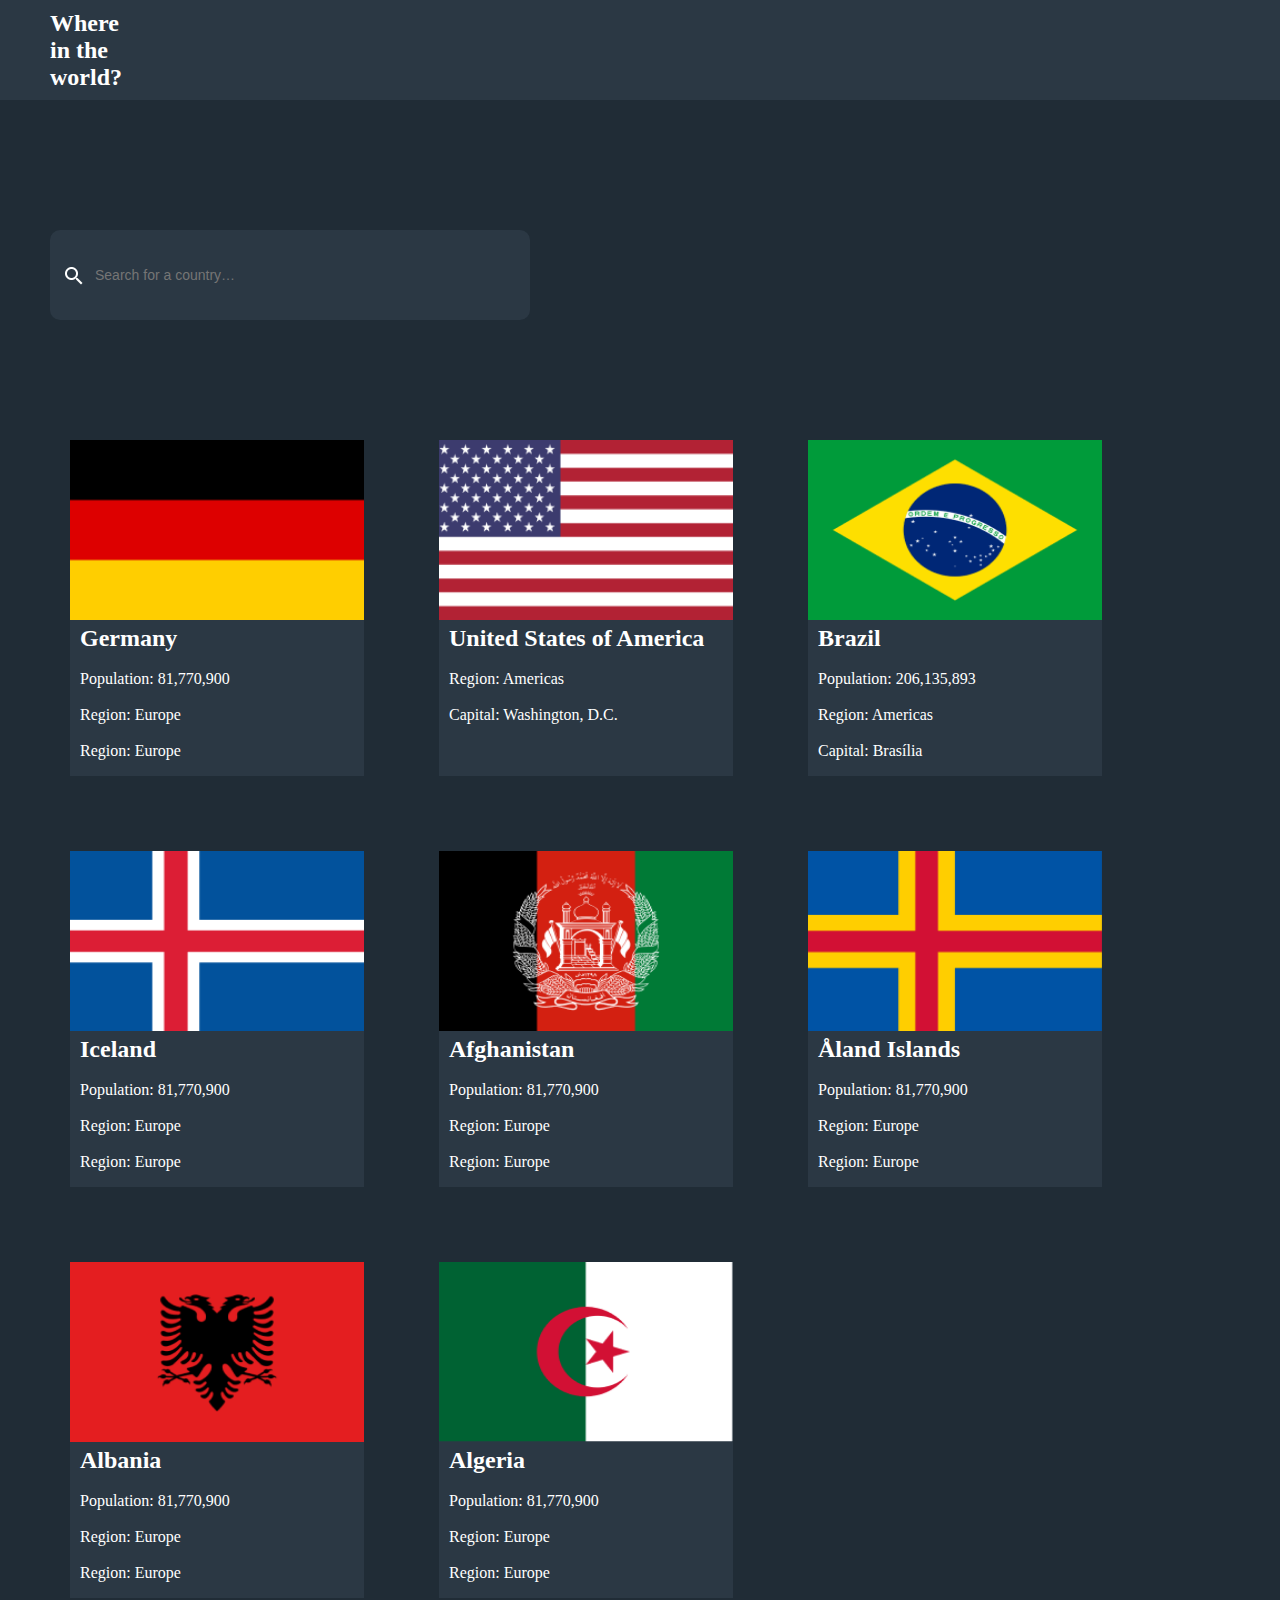
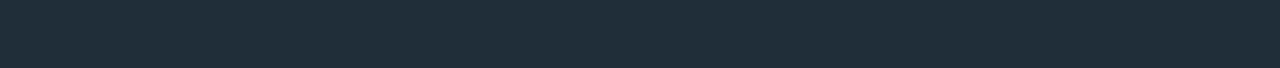
<file: index.html>
<!DOCTYPE html>
<html lang="en">
<head>
    <meta charset="UTF-8">
    <meta name="viewport" content="width=device-width, initial-scale=1.0">
    <title>Document</title>
    <link rel="stylesheet" href="./style.css">
</head>
<body>

    <div class="container">
        <nav>
            <div class="nav-1">
                <h2>Where in the world?</h2>
            </div>
            <div class="nav-2">
                <img class="img-1" src="./img/Path (3).png" alt="">
                <p>Dark Mode</p>
            </div>
        </nav>

    </div>

    <main>
        <div class="div">
            <img class="lupa-img" src="./img/search.png" alt="">
        <input type="text" placeholder="Search for a country…">
        </div>
    </main>

    <div class="row">
        <div class="flex-row">
      
          <a href="./germany.html">
            <div class="box">
              <div class="img-box">
                <img class="bayro" src="./img/1280px-Flag_of_Germany.svg.png" alt="">
              </div>
    
              <div class="flex-1">
                  <h2>Germany</h2>
                  <br>
              <p>Population: 81,770,900</p>
              <br>
              <p>Region: Europe</p>
              <br>
              <p>Region: Europe</p>  
              <br>
              </div>
    
            </div>
          </a>

    <a href="./unided_2.html">
      <div class="box">
        <div class="img-box">
          <img class="bayro" src="./img/1280px-Flag_of_Germany.svg (1).png" alt="">
        </div>

        <div class="flex-1">
            <h2>United States of America</h2>
            <br>
        <p>Region: Americas</p>
        <br>
        <p>Capital: Washington, D.C.</p>
        </div>

      </div>
    </a>

              <a href="./brazil.html">
                <div class="box">
                  <div class="img-box">
                    <img class="bayro" src="./img/1280px-Flag_of_Germany.svg (2).png" alt="">
                  </div>
        
                  <div class="flex-1">
                      <h2>Brazil</h2>
                      <br>
                  <p>Population: 206,135,893</p>
                  <br>
                  <p>Region: Americas</p>
                  <br>
                  <p>Capital: Brasília</p>  
                  <br>
                  </div>
        
                </div>
              </a>

              <a href="./Iceland.html">
                <div class="box">
                  <div class="img-box">
                    <img class="bayro" src="./img/1280px-Flag_of_Germany.svg (3).png" alt="">
                  </div>
        
                  <div class="flex-1">
                      <h2>Iceland</h2>
                      <br>
                  <p>Population: 81,770,900</p>
                  <br>
                  <p>Region: Europe</p>
                  <br>
                  <p>Region: Europe</p>  
                  <br>
                  </div>
        
                </div>
              </a>

       <a href="./Afghanistan.html">
        <div class="box">
          <div class="img-box">
            <img class="bayro" src="./img/1280px-Flag_of_Germany.svg (4).png" alt="">
          </div>

          <div class="flex-1">
              <h2>Afghanistan</h2>
              <br>
          <p>Population: 81,770,900</p>
          <br>
          <p>Region: Europe</p>
          <br>
          <p>Region: Europe</p>  
          <br>
          </div>

        </div>
       </a>

         <a href="./Aland.Islands.html">
          <div class="box">
            <div class="img-box">
              <img class="bayro" src="./img/1280px-Flag_of_Germany.svg (9).png" alt="">
            </div>
  
            <div class="flex-1">
                <h2>Åland Islands</h2>
                <br>
            <p>Population: 81,770,900</p>
            <br>
            <p>Region: Europe</p>
            <br>
            <p>Region: Europe</p>  
            <br>
            </div>
  
          </div>
         </a>

           <a href="./Albania.html">
            <div class="box">
              <div class="img-box">
                <img class="bayro" src="./img/1280px-Flag_of_Germany.svg (6).png" alt="">
              </div>
    
              <div class="flex-1">
                  <h2>Albania</h2>
                  <br>
              <p>Population: 81,770,900</p>
              <br>
              <p>Region: Europe</p>
              <br>
              <p>Region: Europe</p>  
              <br>
              </div>
    
            </div>
           </a>

              <a href="./Algeria.html">
                <div class="box">
                  <div class="img-box">
                    <img class="bayro" src="./img/1280px-Flag_of_Germany.svg (8).png" alt="">
                  </div>
        
                  <div class="flex-1">
                      <h2>Algeria</h2>
                      <br>
                  <p>Population: 81,770,900</p>
                  <br>
                  <p>Region: Europe</p>
                  <br>
                  <p>Region: Europe</p>  
                  <br>
                  </div>
        
                </div>
  
              </a>
              
        </div>


    </div>


</body>
</html>
</file>
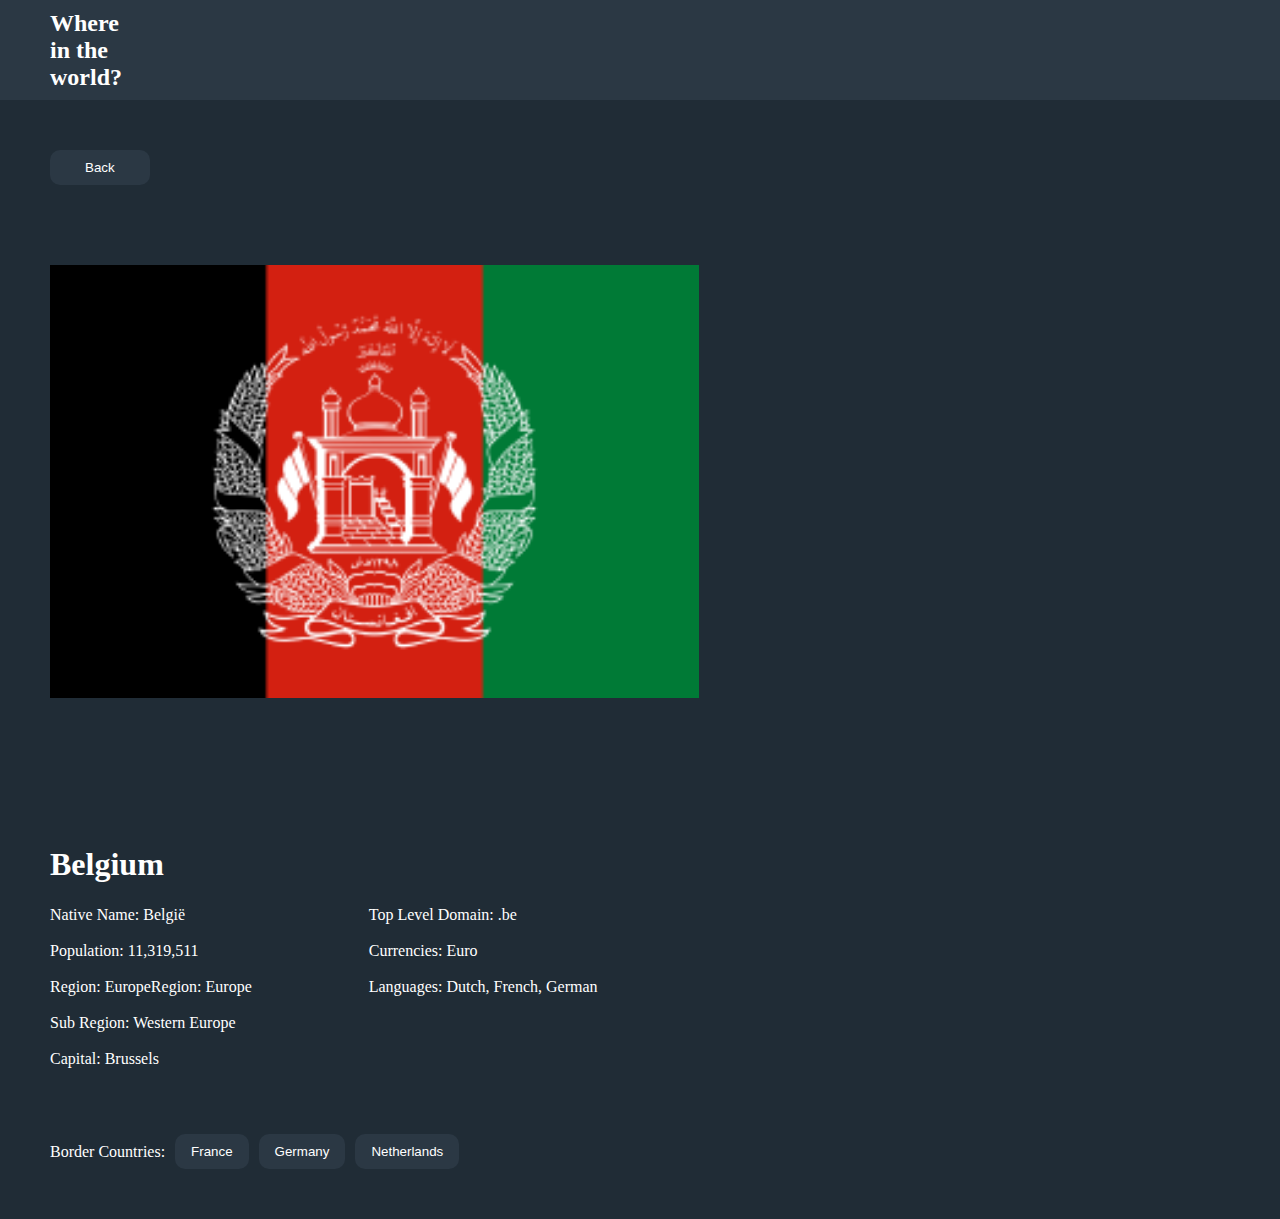
<file: Afghanistan.html>
<!DOCTYPE html>
<html lang="en">
<head>
    <meta charset="UTF-8">
    <meta name="viewport" content="width=device-width, initial-scale=1.0">
    <title>Document</title>
    <link rel="stylesheet" href="./style_2.css">
</head>
<body>
    <div class="container">
        <nav>
            <div class="nav-1">
                <h2>Where in the world?</h2>
            </div>
            <div class="nav-2">
                <img class="img-1" src="./img/Path (3).png" alt="">
                <p>Dark Mode</p>
            </div>
        </nav>

        <main>
            <a href="./index.html">
                <button>Back</button>
            </a>

            <div class="main-flex">
                <div class="main-1">
                    <img class="img-6" src="./img/1280px-Flag_of_Germany.svg (4).png" alt="">
                </div>
                <div class="main-2">
                    <h1>
                        Belgium
                    </h1>

                    <div class="text-f-m">
                        <div class="text-f-1">
                            <p>Native Name: België</p>
                            <br>
                            <p>Population: 11,319,511</p>
                            <br>
                            <p>Region: EuropeRegion: Europe</p>
                            <br>
                            <p>Sub Region: Western Europe</p>
                            <br>
                            <p>Capital: Brussels</p>

                           </div>

                           <div class="text-f-1">
                            <p>Top Level Domain: .be</p>
                            <br>
                            <p>Currencies: Euro</p>
                            <br>
                            <p>Languages: Dutch, French, German</p>
                           </div>
                    </div>

                    <div class="flex-btn">
                        <p>Border Countries: </p>
                        <button class="button-1">France</button>
                        <button class="button-1">Germany</button>
                        <button class="button-1">Netherlands</button>
                    </div>
                </div>
            </div>
        </main>
    </div>


</body>
</html>
</file>
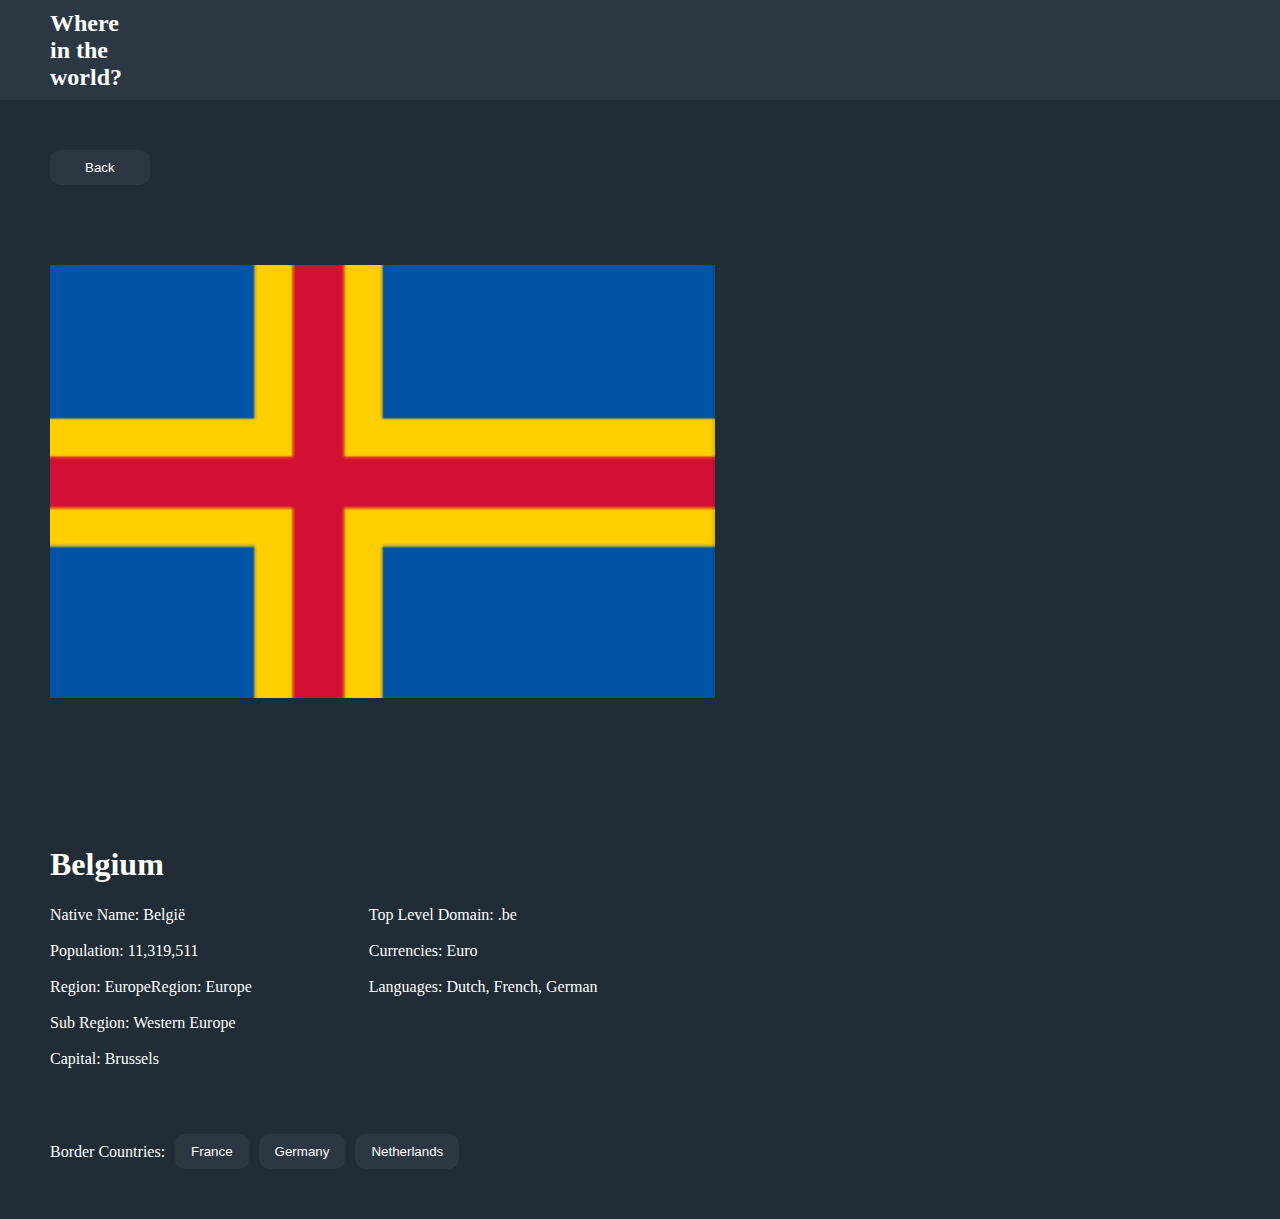
<file: Aland.Islands.html>
<!DOCTYPE html>
<html lang="en">
<head>
    <meta charset="UTF-8">
    <meta name="viewport" content="width=device-width, initial-scale=1.0">
    <title>Document</title>
    <link rel="stylesheet" href="./style_2.css">
</head>
<body>
    <div class="container">
        <nav>
            <div class="nav-1">
                <h2>Where in the world?</h2>
            </div>
            <div class="nav-2">
                <img class="img-1" src="./img/Path (3).png" alt="">
                <p>Dark Mode</p>
            </div>
        </nav>

        <main>
            <a href="./index.html">
                <button>Back</button>
            </a>

            <div class="main-flex">
                <div class="main-1">
                    <img class="img-6" src="./img/1280px-Flag_of_Germany.svg (9).png" alt="">
                </div>
                <div class="main-2">
                    <h1>
                        Belgium
                    </h1>

                    <div class="text-f-m">
                        <div class="text-f-1">
                            <p>Native Name: België</p>
                            <br>
                            <p>Population: 11,319,511</p>
                            <br>
                            <p>Region: EuropeRegion: Europe</p>
                            <br>
                            <p>Sub Region: Western Europe</p>
                            <br>
                            <p>Capital: Brussels</p>

                           </div>

                           <div class="text-f-1">
                            <p>Top Level Domain: .be</p>
                            <br>
                            <p>Currencies: Euro</p>
                            <br>
                            <p>Languages: Dutch, French, German</p>
                           </div>
                    </div>

                    <div class="flex-btn">
                        <p>Border Countries: </p>
                        <button class="button-1">France</button>
                        <button class="button-1">Germany</button>
                        <button class="button-1">Netherlands</button>
                    </div>
                </div>
            </div>
        </main>
    </div>


</body>
</html>
</file>
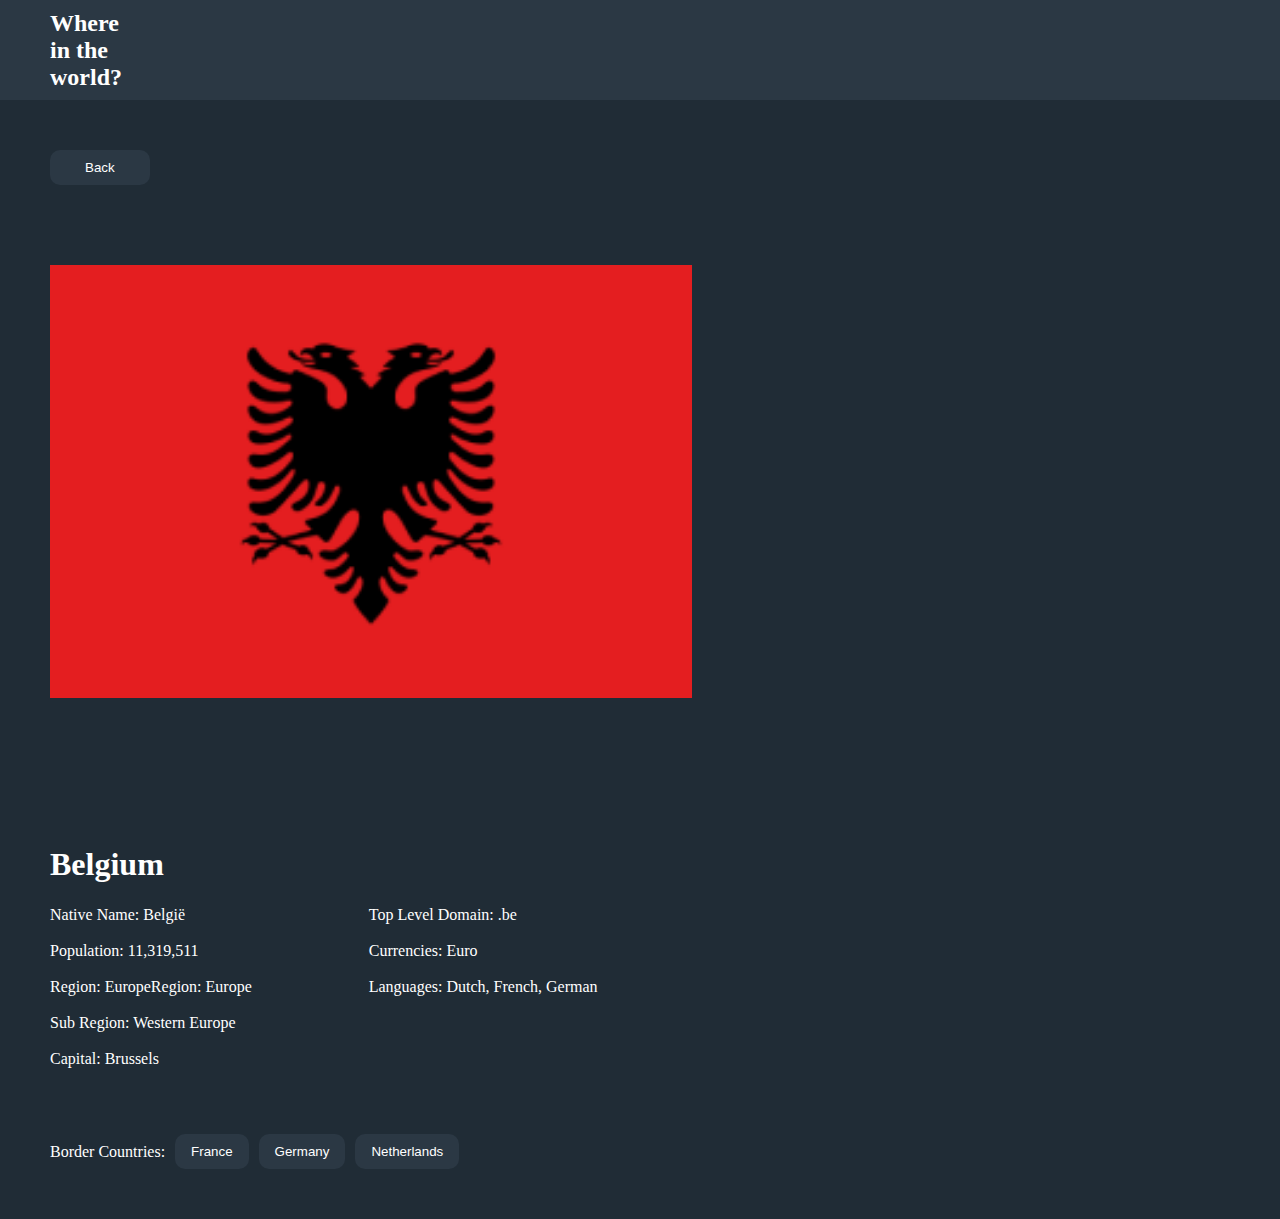
<file: Albania.html>
<!DOCTYPE html>
<html lang="en">
<head>
    <meta charset="UTF-8">
    <meta name="viewport" content="width=device-width, initial-scale=1.0">
    <title>Document</title>
    <link rel="stylesheet" href="./style_2.css">
</head>
<body>
    <div class="container">
        <nav>
            <div class="nav-1">
                <h2>Where in the world?</h2>
            </div>
            <div class="nav-2">
                <img class="img-1" src="./img/Path (3).png" alt="">
                <p>Dark Mode</p>
            </div>
        </nav>

        <main>
            <a href="./index.html">
                <button>Back</button>
            </a>

            <div class="main-flex">
                <div class="main-1">
                    <img class="img-6" src="./img/1280px-Flag_of_Germany.svg (6).png" alt="">
                </div>
                <div class="main-2">
                    <h1>
                        Belgium
                    </h1>

                    <div class="text-f-m">
                        <div class="text-f-1">
                            <p>Native Name: België</p>
                            <br>
                            <p>Population: 11,319,511</p>
                            <br>
                            <p>Region: EuropeRegion: Europe</p>
                            <br>
                            <p>Sub Region: Western Europe</p>
                            <br>
                            <p>Capital: Brussels</p>

                           </div>

                           <div class="text-f-1">
                            <p>Top Level Domain: .be</p>
                            <br>
                            <p>Currencies: Euro</p>
                            <br>
                            <p>Languages: Dutch, French, German</p>
                           </div>
                    </div>

                    <div class="flex-btn">
                        <p>Border Countries: </p>
                        <button class="button-1">France</button>
                        <button class="button-1">Germany</button>
                        <button class="button-1">Netherlands</button>
                    </div>
                </div>
            </div>
        </main>
    </div>


</body>
</html>
</file>
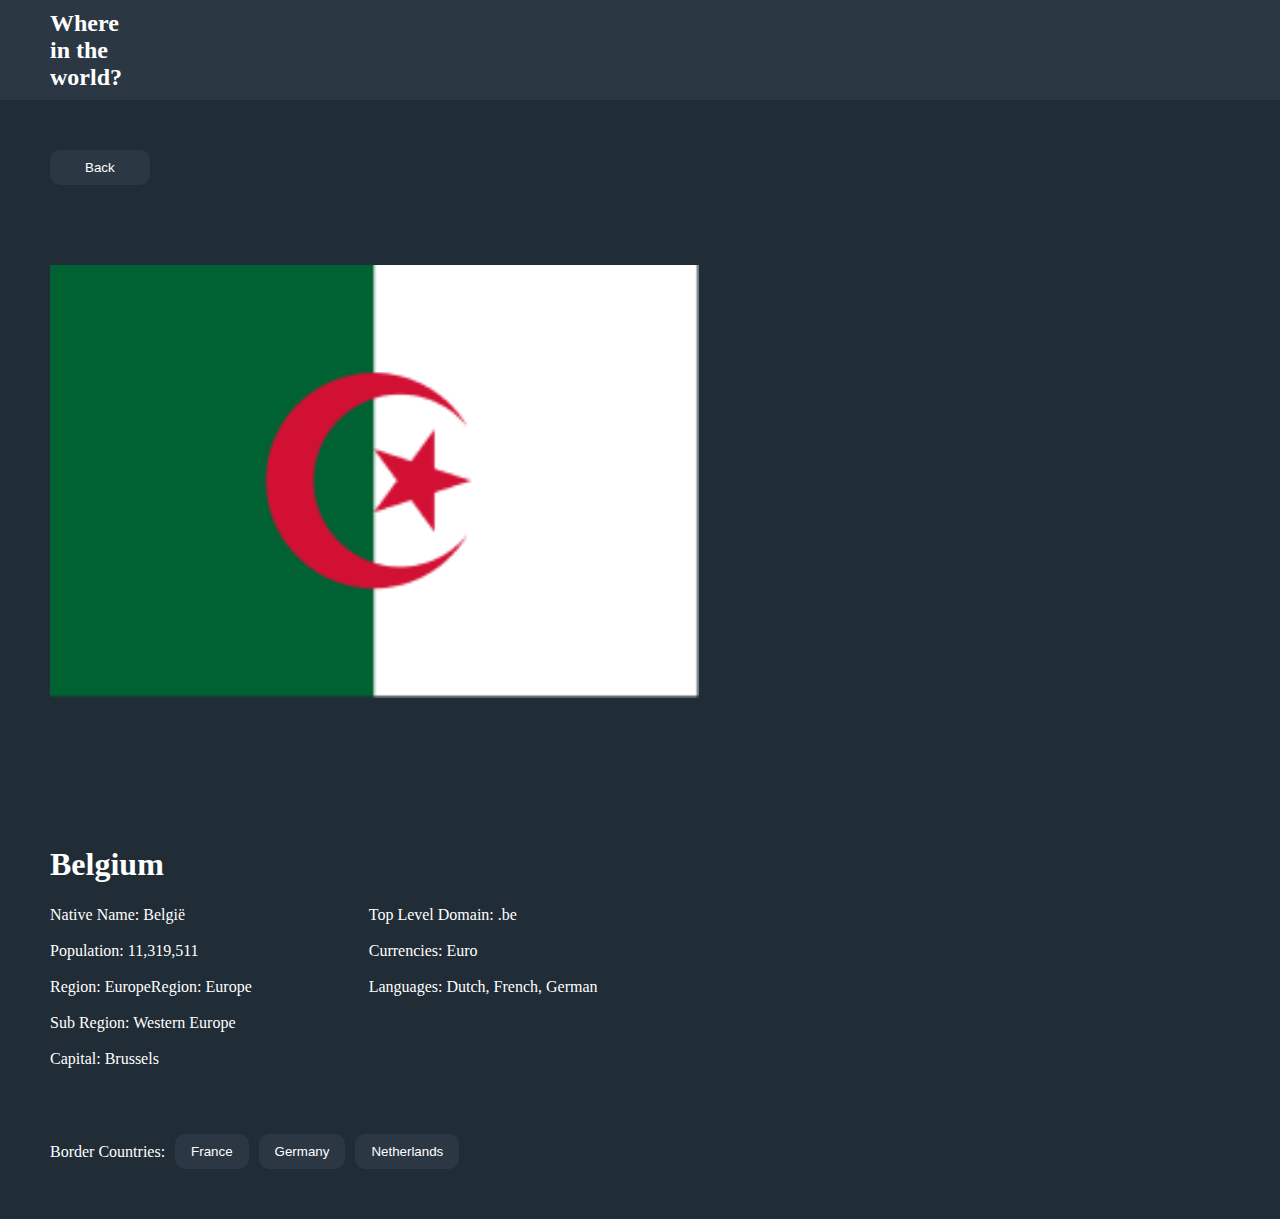
<file: Algeria.html>
<!DOCTYPE html>
<html lang="en">
<head>
    <meta charset="UTF-8">
    <meta name="viewport" content="width=device-width, initial-scale=1.0">
    <title>Document</title>
    <link rel="stylesheet" href="./style_2.css">
</head>
<body>
    <div class="container">
        <nav>
            <div class="nav-1">
                <h2>Where in the world?</h2>
            </div>
            <div class="nav-2">
                <img class="img-1" src="./img/Path (3).png" alt="">
                <p>Dark Mode</p>
            </div>
        </nav>

        <main>
            <a href="./index.html">
                <button>Back</button>
            </a>

            <div class="main-flex">
                <div class="main-1">
                    <img class="img-6" src="./img/1280px-Flag_of_Germany.svg (8).png" alt="">
                </div>
                <div class="main-2">
                    <h1>
                        Belgium
                    </h1>

                    <div class="text-f-m">
                        <div class="text-f-1">
                            <p>Native Name: België</p>
                            <br>
                            <p>Population: 11,319,511</p>
                            <br>
                            <p>Region: EuropeRegion: Europe</p>
                            <br>
                            <p>Sub Region: Western Europe</p>
                            <br>
                            <p>Capital: Brussels</p>

                           </div>

                           <div class="text-f-1">
                            <p>Top Level Domain: .be</p>
                            <br>
                            <p>Currencies: Euro</p>
                            <br>
                            <p>Languages: Dutch, French, German</p>
                           </div>
                    </div>

                    <div class="flex-btn">
                        <p>Border Countries: </p>
                        <button class="button-1">France</button>
                        <button class="button-1">Germany</button>
                        <button class="button-1">Netherlands</button>
                    </div>
                </div>
            </div>
        </main>
    </div>


</body>
</html>
</file>
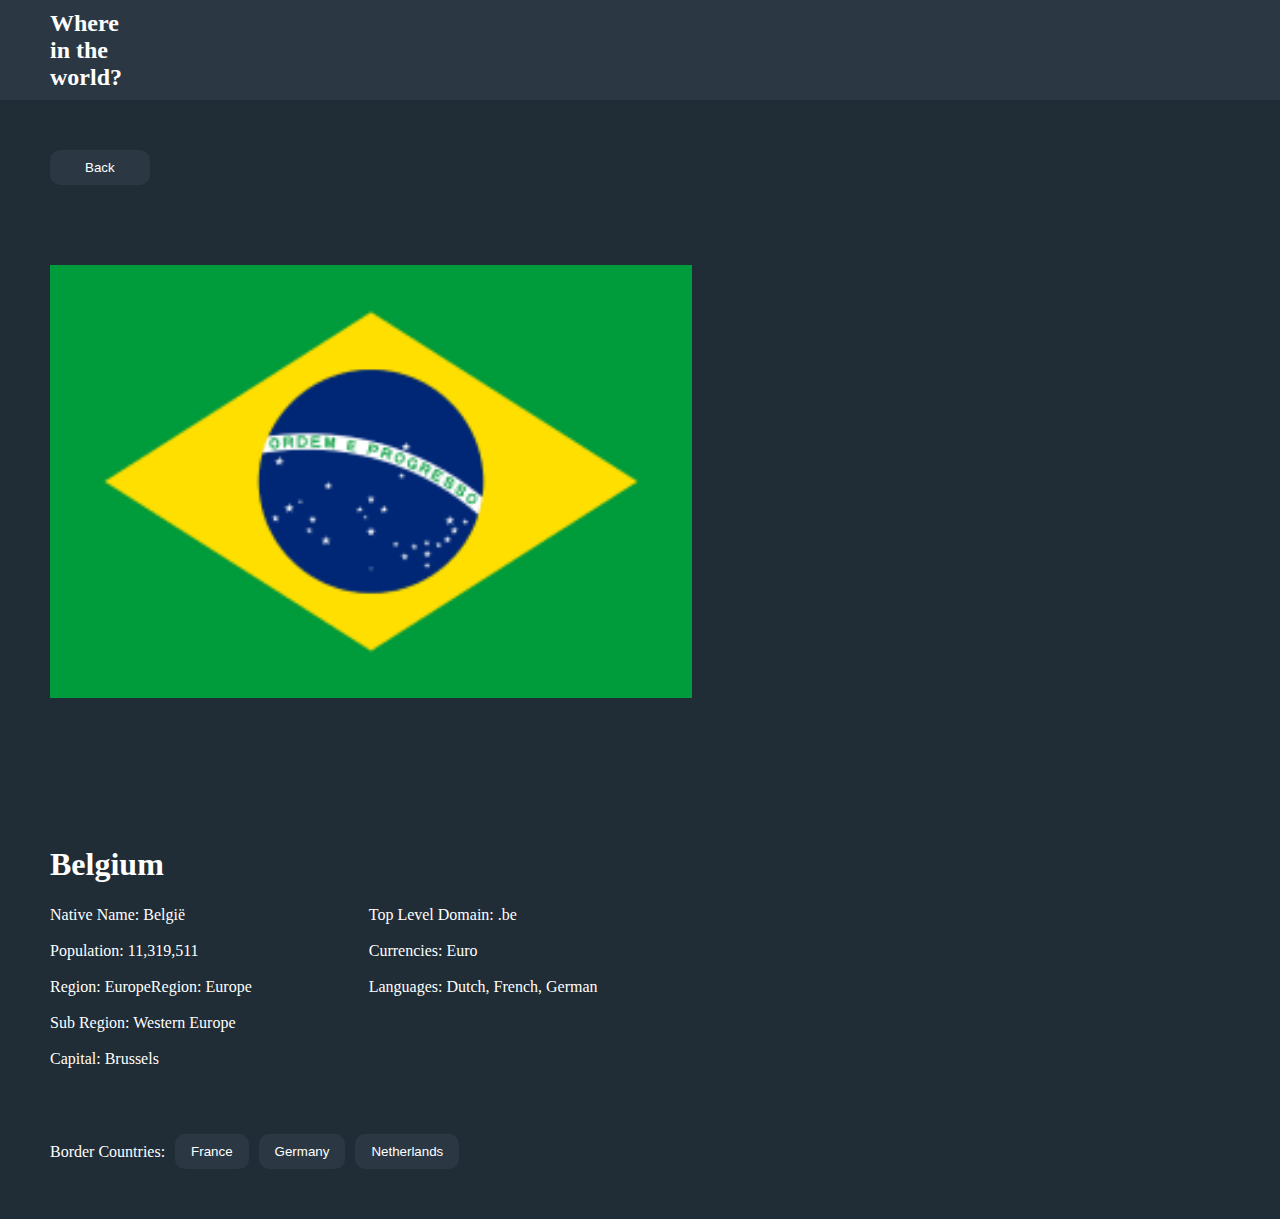
<file: brazil.html>
<!DOCTYPE html>
<html lang="en">
<head>
    <meta charset="UTF-8">
    <meta name="viewport" content="width=device-width, initial-scale=1.0">
    <title>Document</title>
    <link rel="stylesheet" href="./style_2.css">
</head>
<body>
    <div class="container">
        <nav>
            <div class="nav-1">
                <h2>Where in the world?</h2>
            </div>
            <div class="nav-2">
                <img class="img-1" src="./img/Path (3).png" alt="">
                <p>Dark Mode</p>
            </div>
        </nav>

        <main>
            <a href="./index.html">
                <button>Back</button>
            </a>

            <div class="main-flex">
                <div class="main-1">
                    <img class="img-6" src="./img/1280px-Flag_of_Germany.svg (2).png" alt="">
                </div>
                <div class="main-2">
                    <h1>
                        Belgium
                    </h1>

                    <div class="text-f-m">
                        <div class="text-f-1">
                            <p>Native Name: België</p>
                            <br>
                            <p>Population: 11,319,511</p>
                            <br>
                            <p>Region: EuropeRegion: Europe</p>
                            <br>
                            <p>Sub Region: Western Europe</p>
                            <br>
                            <p>Capital: Brussels</p>

                           </div>

                           <div class="text-f-1">
                            <p>Top Level Domain: .be</p>
                            <br>
                            <p>Currencies: Euro</p>
                            <br>
                            <p>Languages: Dutch, French, German</p>
                           </div>
                    </div>

                    <div class="flex-btn">
                        <p>Border Countries: </p>
                        <button class="button-1">France</button>
                        <button class="button-1">Germany</button>
                        <button class="button-1">Netherlands</button>
                    </div>
                </div>
            </div>
        </main>
    </div>


</body>
</html>
</file>
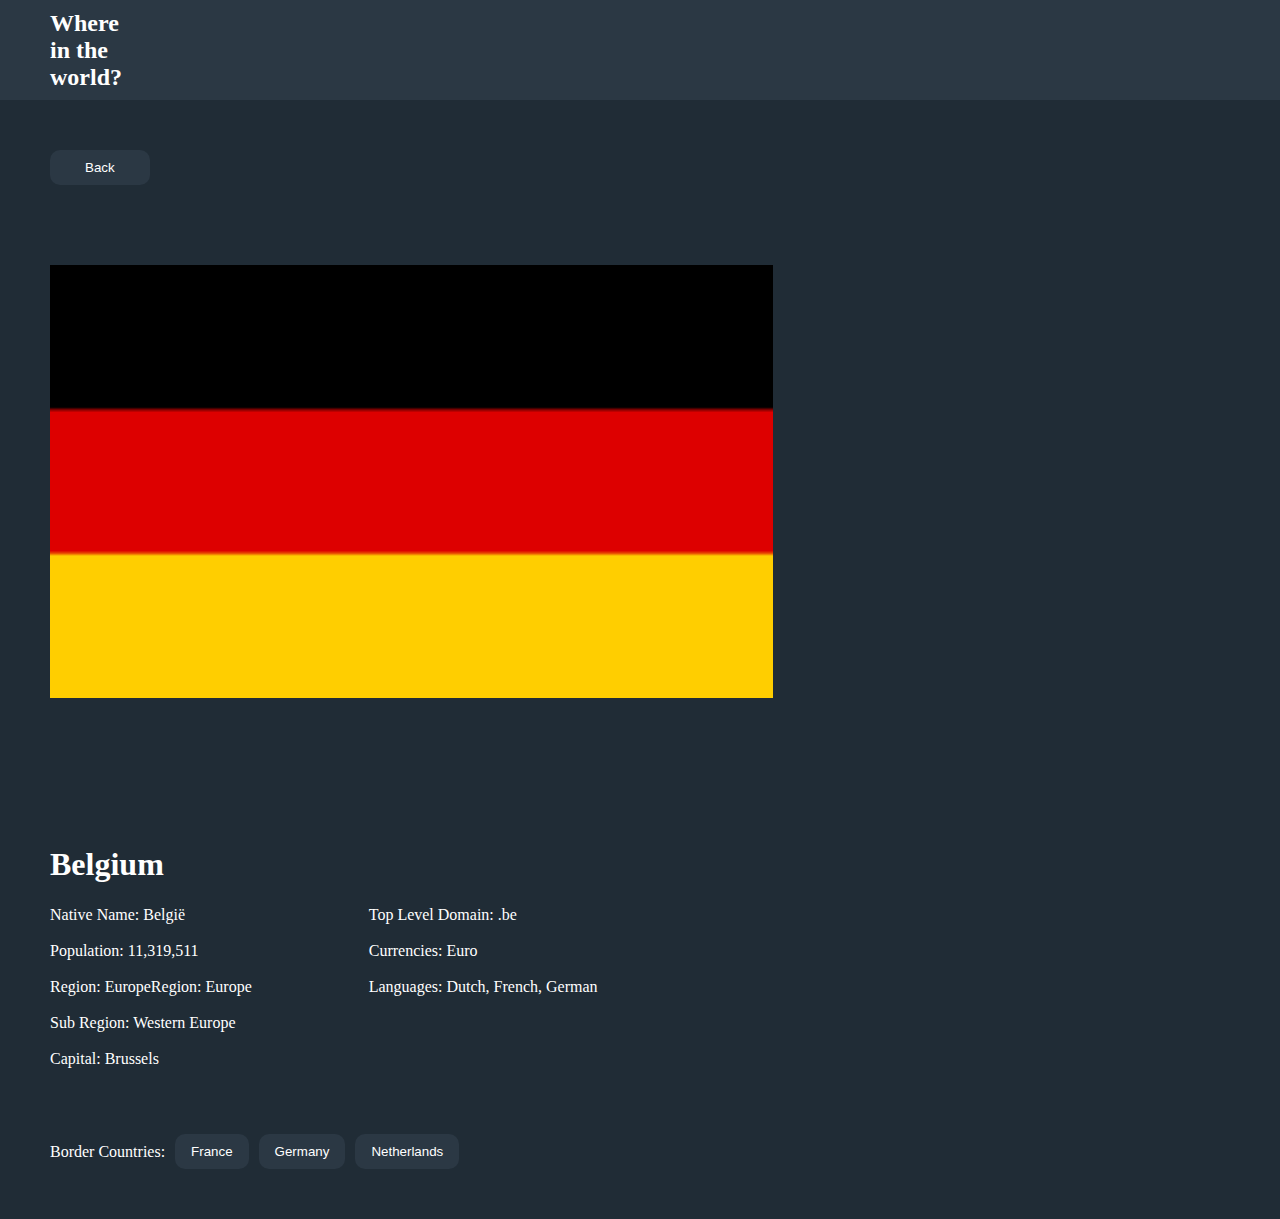
<file: germany.html>
<!DOCTYPE html>
<html lang="en">
<head>
    <meta charset="UTF-8">
    <meta name="viewport" content="width=device-width, initial-scale=1.0">
    <title>Document</title>
    <link rel="stylesheet" href="./style_2.css">
</head>
<body>
    <div class="container">
        <nav>
            <div class="nav-1">
                <h2>Where in the world?</h2>
            </div>
            <div class="nav-2">
                <img class="img-1" src="./img/Path (3).png" alt="">
                <p>Dark Mode</p>
            </div>
        </nav>

        <main>
            <a href="./index.html">
                <button>Back</button>
            </a>

            <div class="main-flex">
                <div class="main-1">
                    <img class="img-6" src="./img/1280px-Flag_of_Germany.svg.png" alt="">
                </div>
                <div class="main-2">
                    <h1>
                        Belgium
                    </h1>

                    <div class="text-f-m">
                        <div class="text-f-1">
                            <p>Native Name: België</p>
                            <br>
                            <p>Population: 11,319,511</p>
                            <br>
                            <p>Region: EuropeRegion: Europe</p>
                            <br>
                            <p>Sub Region: Western Europe</p>
                            <br>
                            <p>Capital: Brussels</p>

                           </div>

                           <div class="text-f-1">
                            <p>Top Level Domain: .be</p>
                            <br>
                            <p>Currencies: Euro</p>
                            <br>
                            <p>Languages: Dutch, French, German</p>
                           </div>
                    </div>

                    <div class="flex-btn">
                        <p>Border Countries: </p>
                        <button class="button-1">France</button>
                        <button class="button-1">Germany</button>
                        <button class="button-1">Netherlands</button>
                    </div>
                </div>
            </div>
        </main>
    </div>


</body>
</html>
</file>
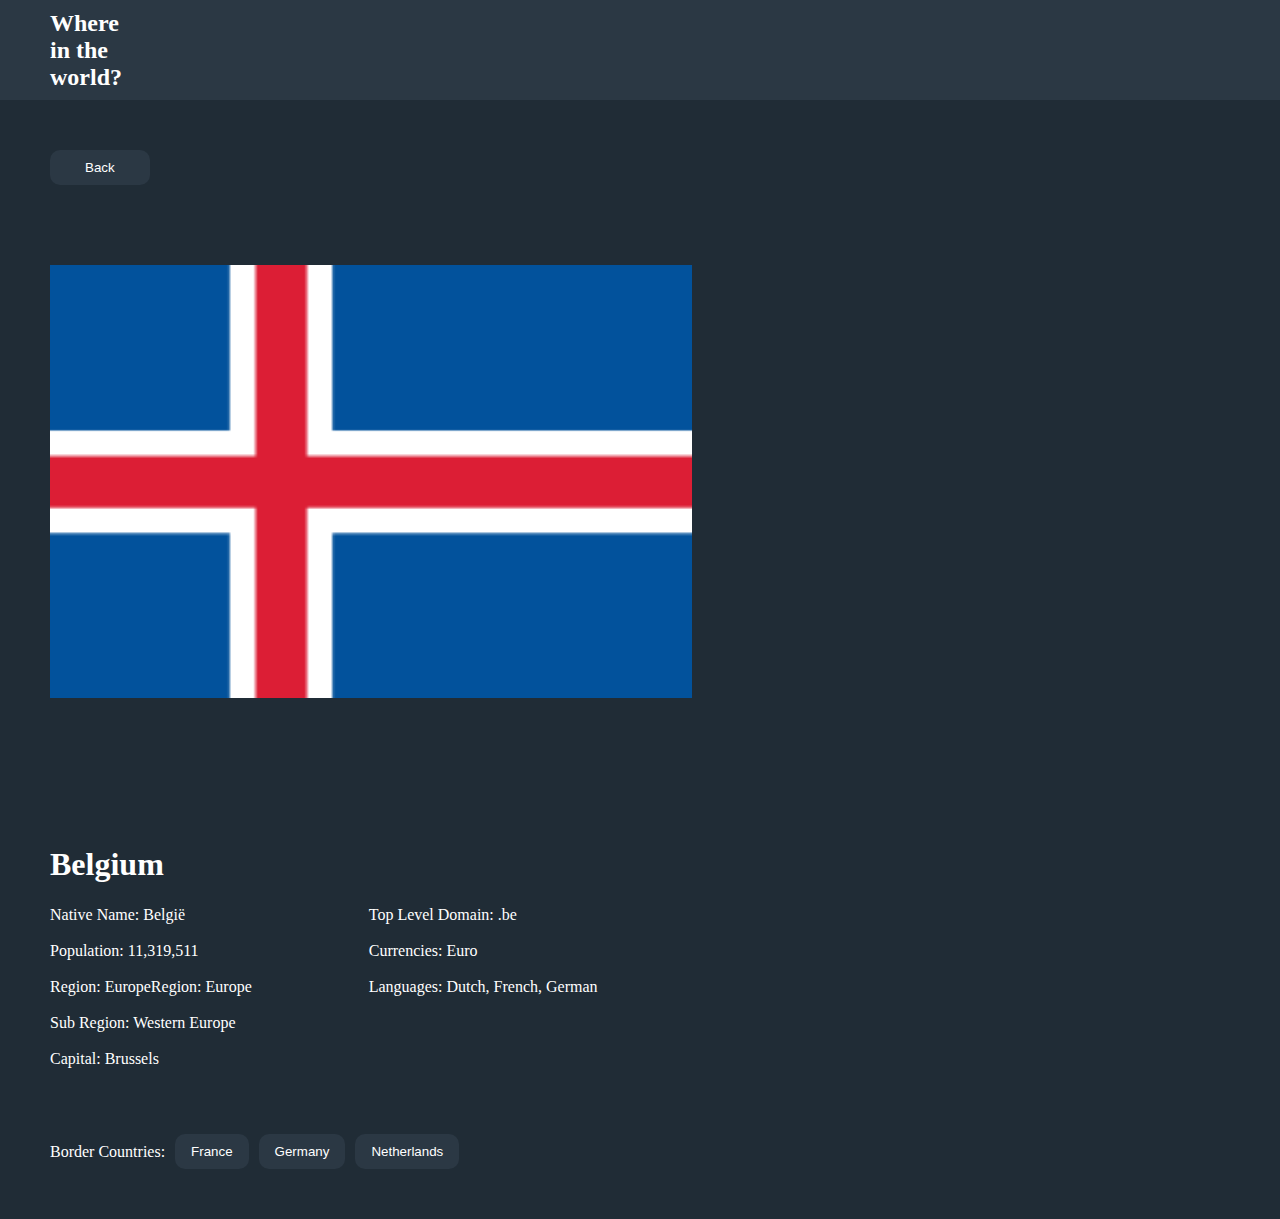
<file: Iceland.html>
<!DOCTYPE html>
<html lang="en">
<head>
    <meta charset="UTF-8">
    <meta name="viewport" content="width=device-width, initial-scale=1.0">
    <title>Document</title>
    <link rel="stylesheet" href="./style_2.css">
</head>
<body>
    <div class="container">
        <nav>
            <div class="nav-1">
                <h2>Where in the world?</h2>
            </div>
            <div class="nav-2">
                <img class="img-1" src="./img/Path (3).png" alt="">
                <p>Dark Mode</p>
            </div>
        </nav>

        <main>
            <a href="./index.html">
                <button>Back</button>
            </a>

            <div class="main-flex">
                <div class="main-1">
                    <img class="img-6" src="./img/1280px-Flag_of_Germany.svg (3).png" alt="">
                </div>
                <div class="main-2">
                    <h1>
                        Belgium
                    </h1>

                    <div class="text-f-m">
                        <div class="text-f-1">
                            <p>Native Name: België</p>
                            <br>
                            <p>Population: 11,319,511</p>
                            <br>
                            <p>Region: EuropeRegion: Europe</p>
                            <br>
                            <p>Sub Region: Western Europe</p>
                            <br>
                            <p>Capital: Brussels</p>

                           </div>

                           <div class="text-f-1">
                            <p>Top Level Domain: .be</p>
                            <br>
                            <p>Currencies: Euro</p>
                            <br>
                            <p>Languages: Dutch, French, German</p>
                           </div>
                    </div>

                    <div class="flex-btn">
                        <p>Border Countries: </p>
                        <button class="button-1">France</button>
                        <button class="button-1">Germany</button>
                        <button class="button-1">Netherlands</button>
                    </div>
                </div>
            </div>
        </main>
    </div>


</body>
</html>
</file>
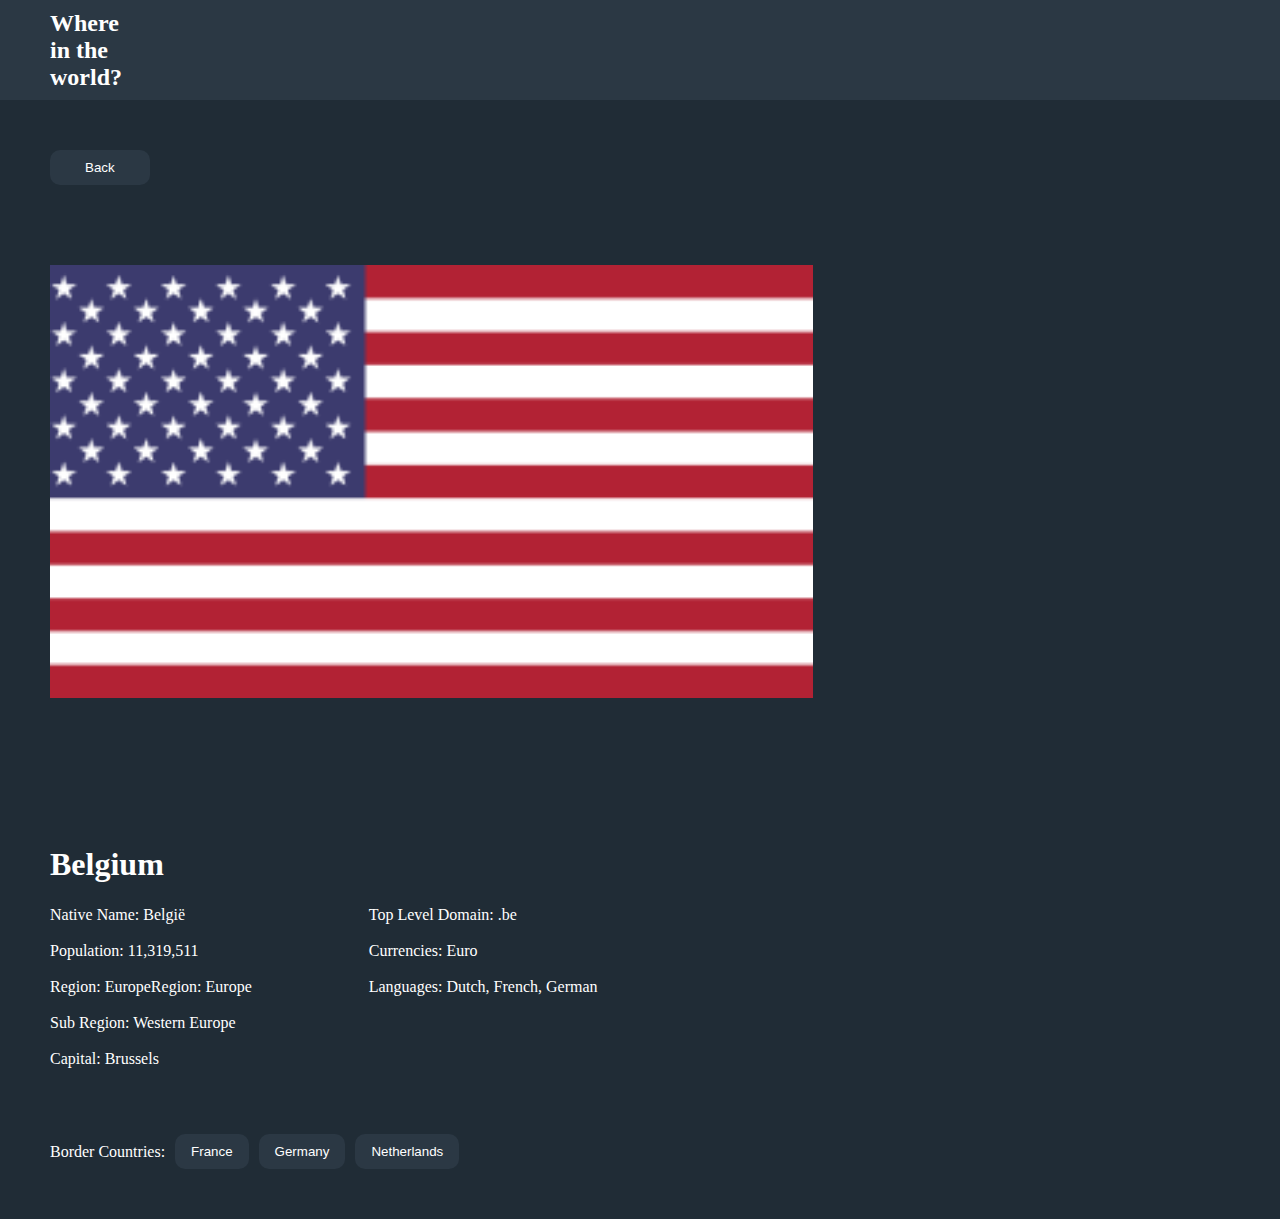
<file: unided_2.html>
<!DOCTYPE html>
<html lang="en">
<head>
    <meta charset="UTF-8">
    <meta name="viewport" content="width=device-width, initial-scale=1.0">
    <title>Document</title>
    <link rel="stylesheet" href="./style_2.css">
</head>
<body>
    <div class="container">
        <nav>
            <div class="nav-1">
                <h2>Where in the world?</h2>
            </div>
            <div class="nav-2">
                <img class="img-1" src="./img/Path (3).png" alt="">
                <p>Dark Mode</p>
            </div>
        </nav>

        <main>
            <a href="./index.html">
                <button>Back</button>
            </a>

            <div class="main-flex">
                <div class="main-1">
                    <img class="img-6" src="./img/1280px-Flag_of_Germany.svg (1).png" alt="">
                </div>
                <div class="main-2">
                    <h1>
                        Belgium
                    </h1>

                    <div class="text-f-m">
                        <div class="text-f-1">
                            <p>Native Name: België</p>
                            <br>
                            <p>Population: 11,319,511</p>
                            <br>
                            <p>Region: EuropeRegion: Europe</p>
                            <br>
                            <p>Sub Region: Western Europe</p>
                            <br>
                            <p>Capital: Brussels</p>

                           </div>

                           <div class="text-f-1">
                            <p>Top Level Domain: .be</p>
                            <br>
                            <p>Currencies: Euro</p>
                            <br>
                            <p>Languages: Dutch, French, German</p>
                           </div>
                    </div>

                    <div class="flex-btn">
                        <p>Border Countries: </p>
                        <button class="button-1">France</button>
                        <button class="button-1">Germany</button>
                        <button class="button-1">Netherlands</button>
                    </div>
                </div>
            </div>
        </main>
    </div>


</body>
</html>
</file>
<file: style.css>
@import url('https://fonts.googleapis.com/css2?family=Nunito+Sans:ital,opsz,wght@0,6..12,200..1000;1,6..12,200..1000&display=swap');

    *{
        margin: 0;
        padding: 0;
        box-sizing: border-box;
    }

    body{
        color: white;
        background-color: #202C36;
    }

    nav{  
        width: 100%;
        height: 80px;
        display: flex;
        background-color: #2B3844;
        align-items: center;
        padding: 50px;

    }

    .nav-2{
        display: flex;
        margin-left: 1500px;

    }

    .img-1{
        width: 15px;
        height: 13.75px;
        top: 3.75px;
        left: 2.5px;
        gap: 0px;
        opacity: 0px;
    }

input{
    width: 480px;
    height: 56px;
    background:#2B3844;
    border: none;
    border-radius: 10px;
    padding: 45px;
    color: white;
    font-size: 14px;

}

main{
    padding: 50px;
}

.div{
    margin-top: 80px;
}


.lupa-img{
    position: absolute;
    top: 267px;
    left: 65px;
}

.img-box{
    width: 264px;
    height: 160px;


}

.flex-1{
    padding: 10px;
    padding-top: 25px;
}

.bayro{
    width:294px;
    height: 180px;
} 

.box{
    width: 294px;
    height: 336px;
    gap: 0px;
    opacity: 0px;
    background-color: #2B3844;
}

.flex-row{
    display: flex;
    flex-wrap: wrap;
    gap: 75px;
}


a{
    color: white;
    text-decoration: none;
}

.row{
    padding: 70px;
}


@media (max-width:376px) {
   input{
    width: 300px;
   }
   h2{
    width: 300px;
   }

   .flex-row{
    height: 100%;
   }

   .img-box{
    width: 100%;
   }

   .bayro{
    width: 290px;
   }

   .nav-2{
    margin: 0;
    margin-left: -50px;
   }

   .row{
    justify-content: center;
   }
}
</file>
<file: style_2.css>
@import url('https://fonts.googleapis.com/css2?family=Nunito+Sans:ital,opsz,wght@0,6..12,200..1000;1,6..12,200..1000&display=swap');

*{
    margin: 0;
    padding: 0;
    box-sizing: border-box;
}

body{
    color: white;
    background-color: #202C36;
}

nav{  
    width: 100%;
    height: 80px;
    display: flex;
    background-color: #2B3844;
    align-items: center;
    padding: 50px;

}

.nav-2{
    display: flex;
    margin-left: 1500px;

}

.img-1{
    width: 15px;
    height: 13.75px;
    top: 3.75px;
    left: 2.5px;
    gap: 0px;
    opacity: 0px;
}

button{
    padding: 10px 35px;
    background: #2B3844;
    border: none;
    border-radius: 10px;
    color: white;
}

.button-1{
    padding:10px 16px;
}

.flex-btn{
    display: flex;
    gap: 10px;
    align-items: center;
    padding-top: 66px;
}

.text-f-m{
    display: flex;
    gap: 117px;
    padding-top: 23px;
}

.img-6{
    width: 100%;
    height: 433.17px;


}

.main-flex{
    display: flex;
    flex-wrap: wrap;
    gap: 144.29px;
    padding-top: 80px;
    margin: 0 auto;
}

main{
    margin: 50px;
}

@media (max-width:376) {
    .main-flex{
        flex-direction:column;
        align-items: center;

    }

    nav{
        width: 550px;
        display: flex;
    }

    .img-6{
        width: 150px;
        height: 40px;
    }



}
</file>
